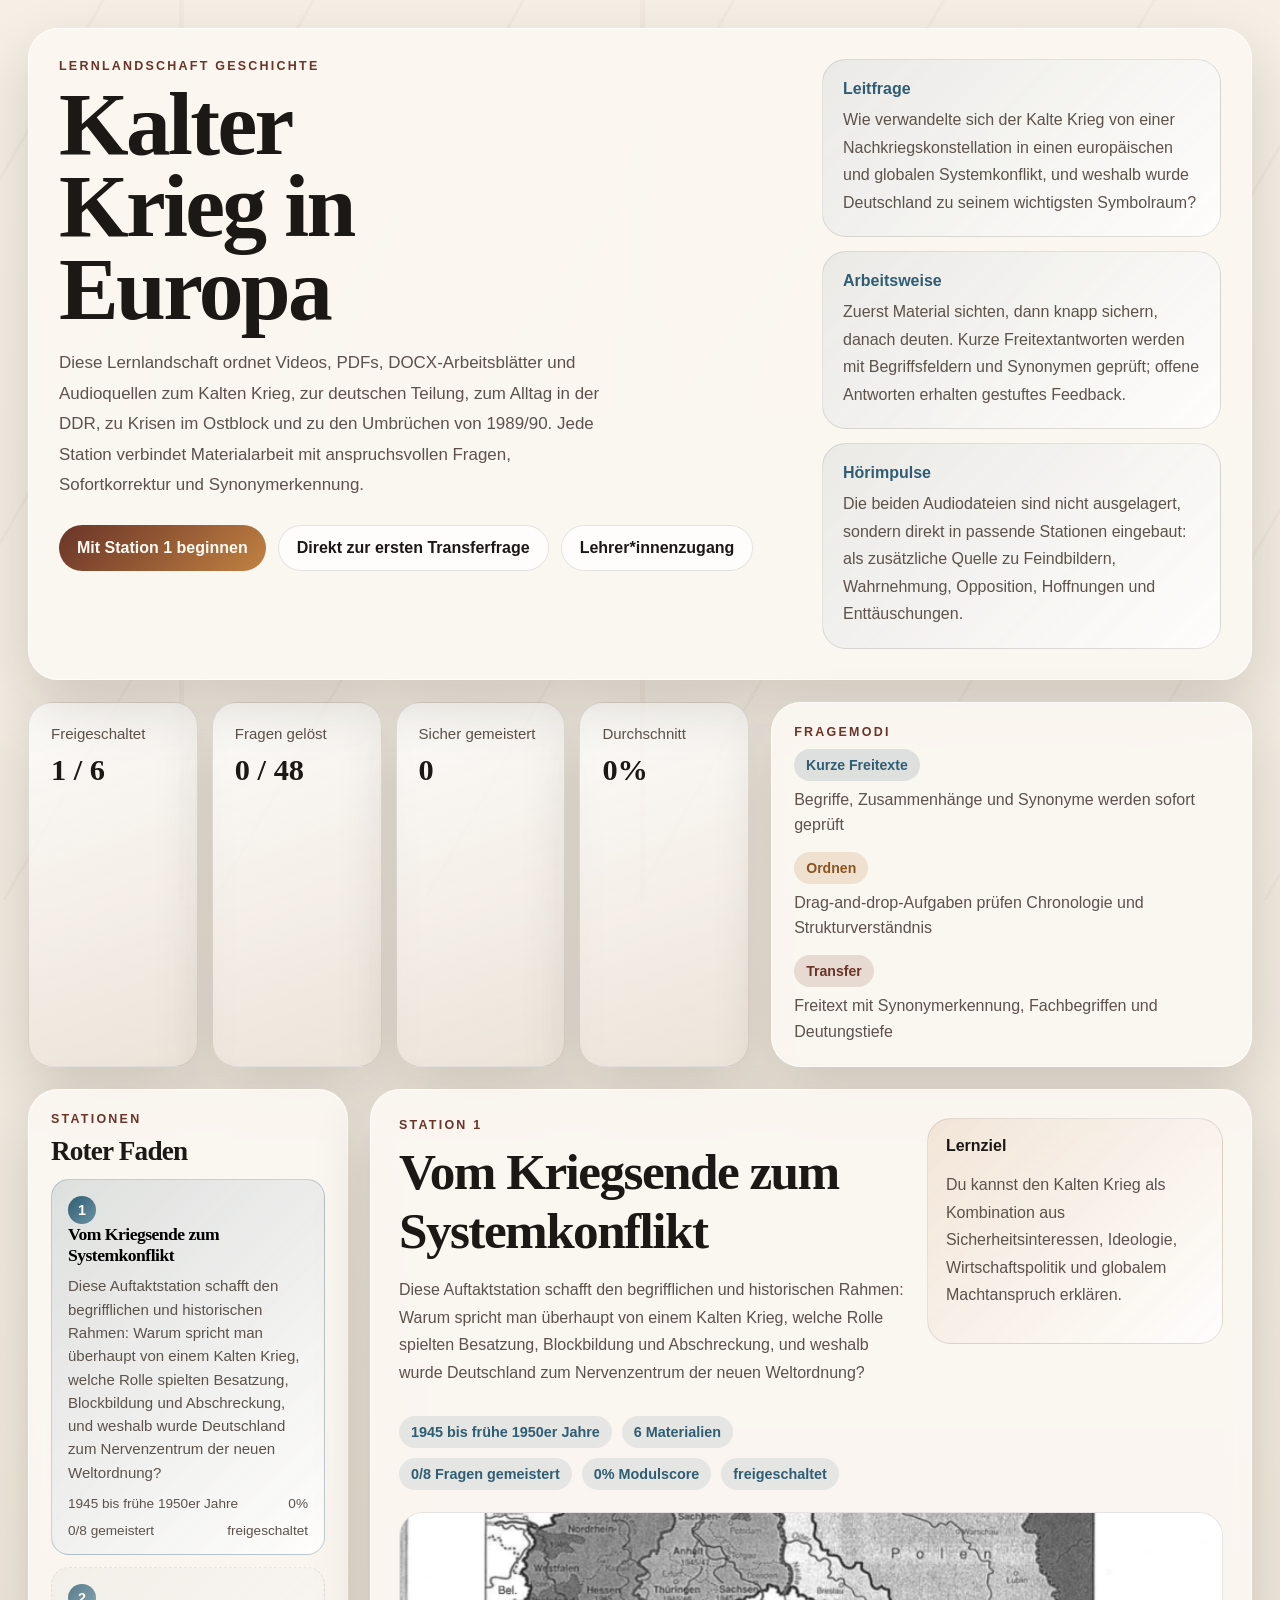
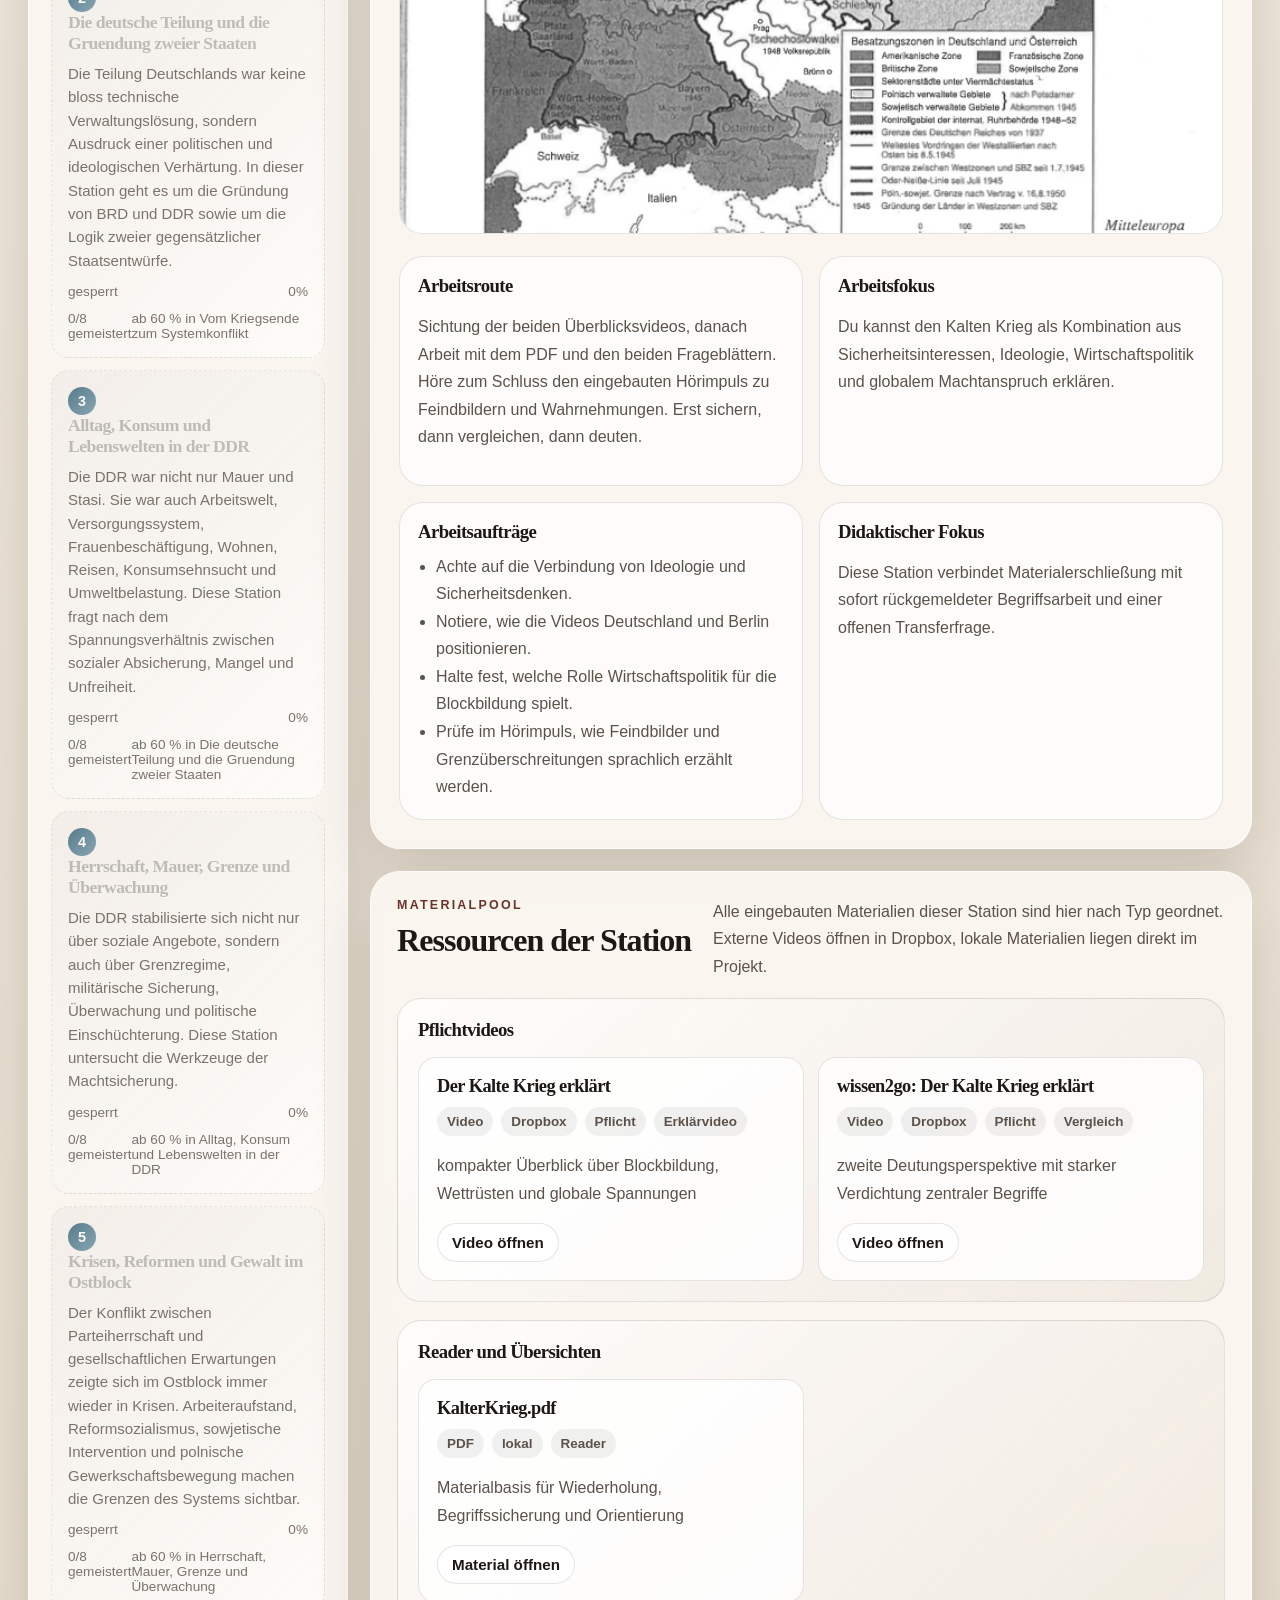
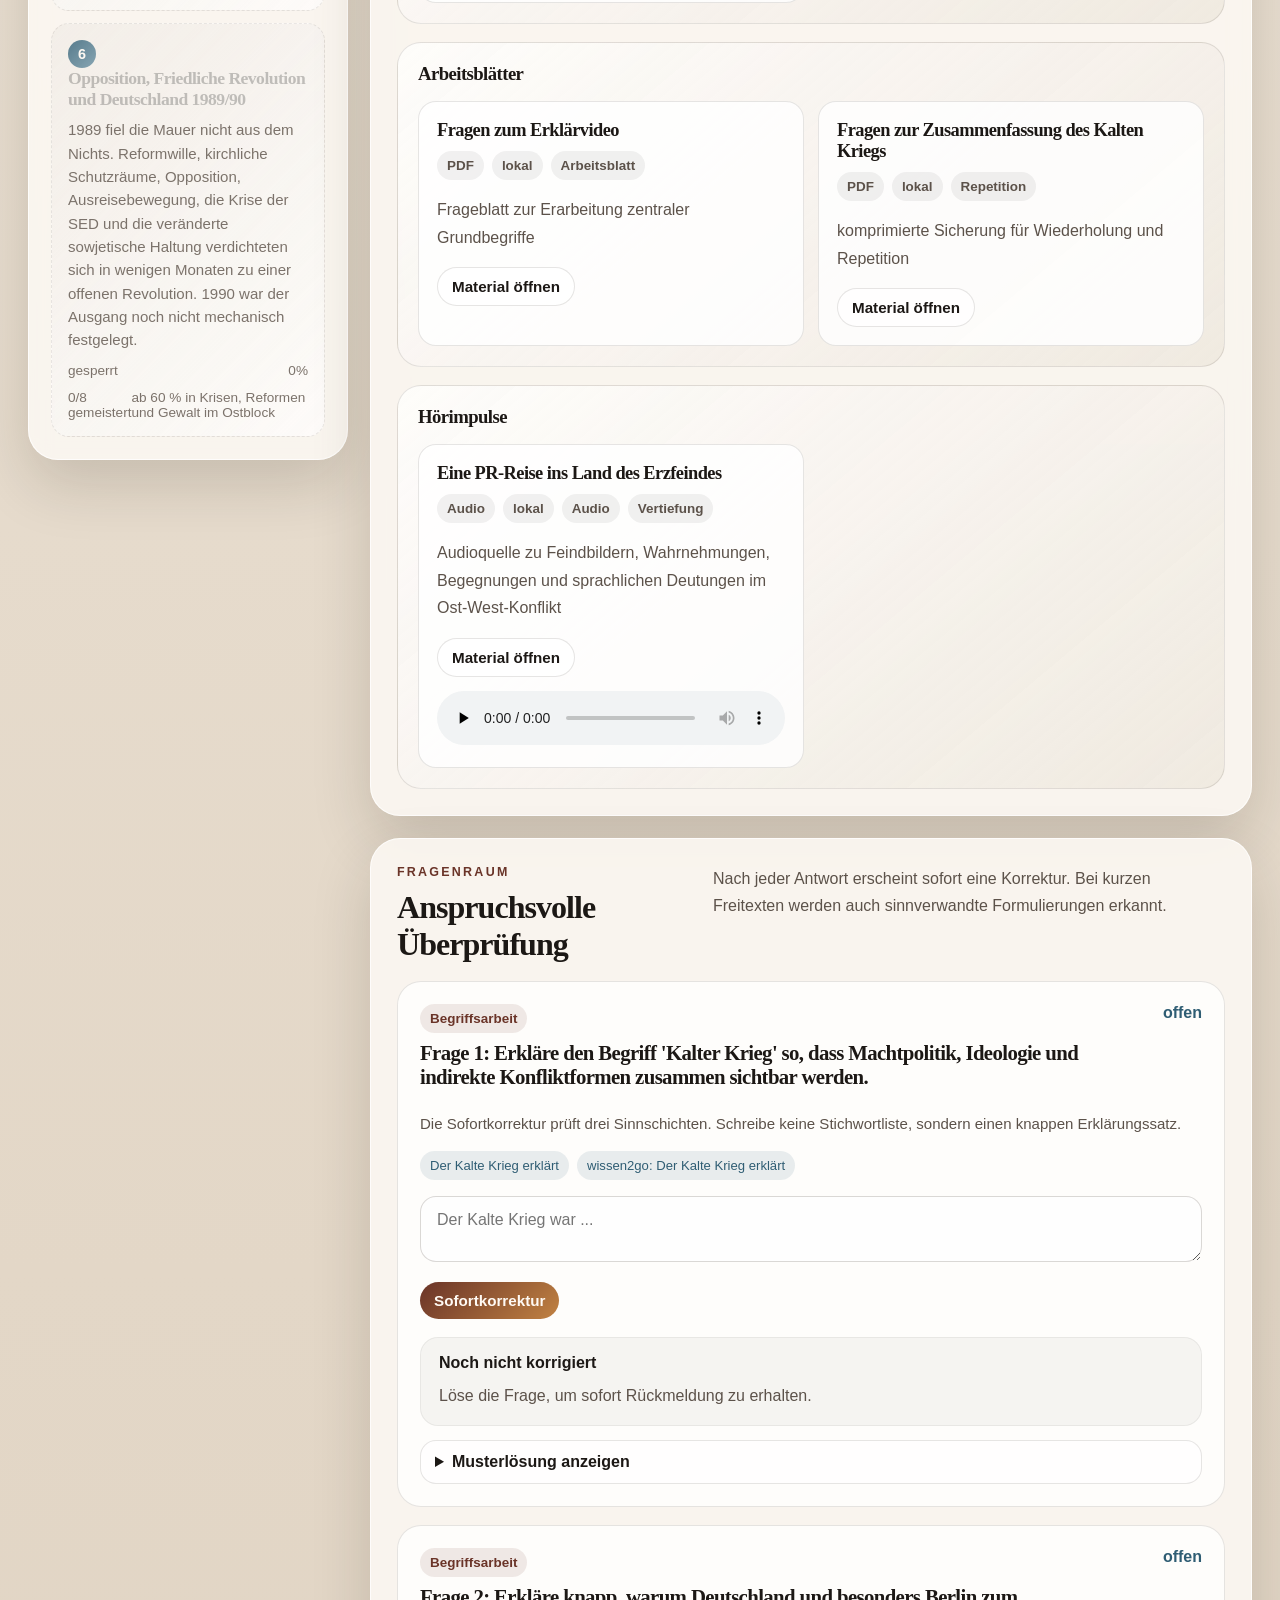
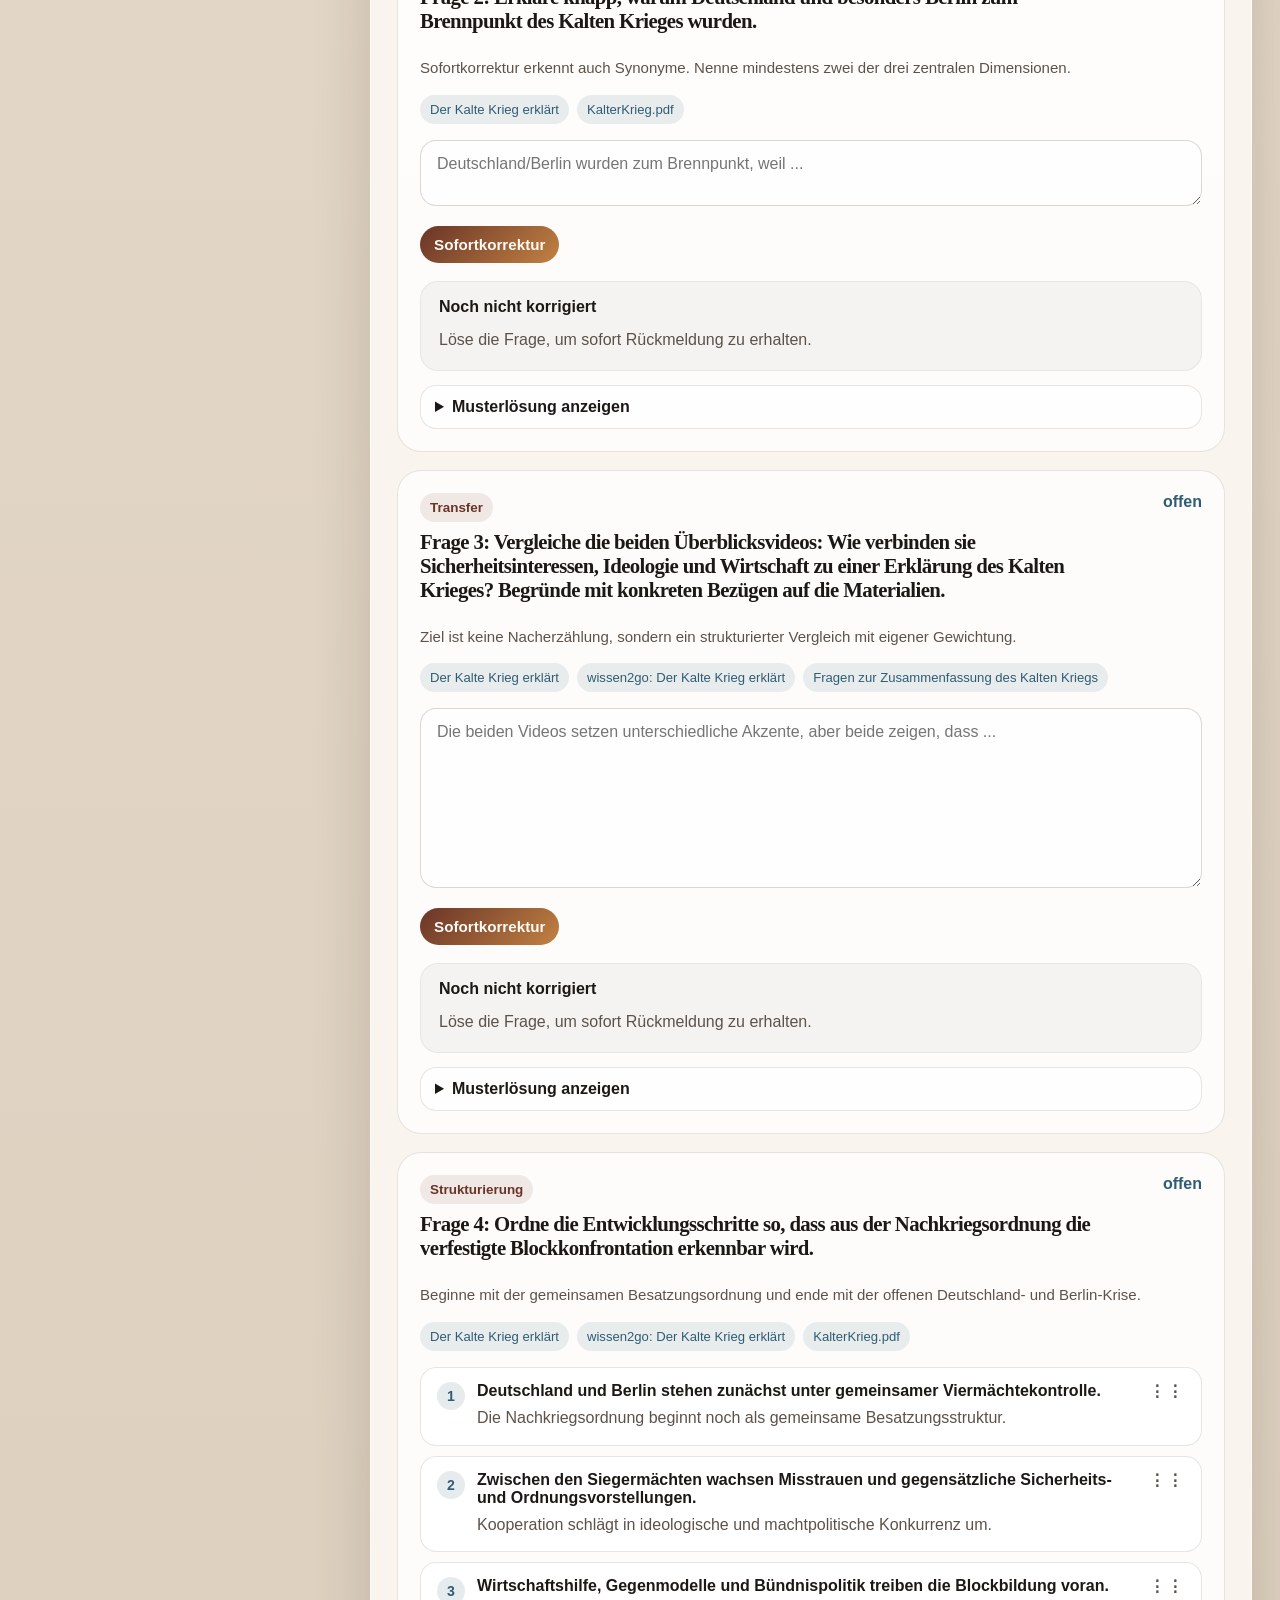
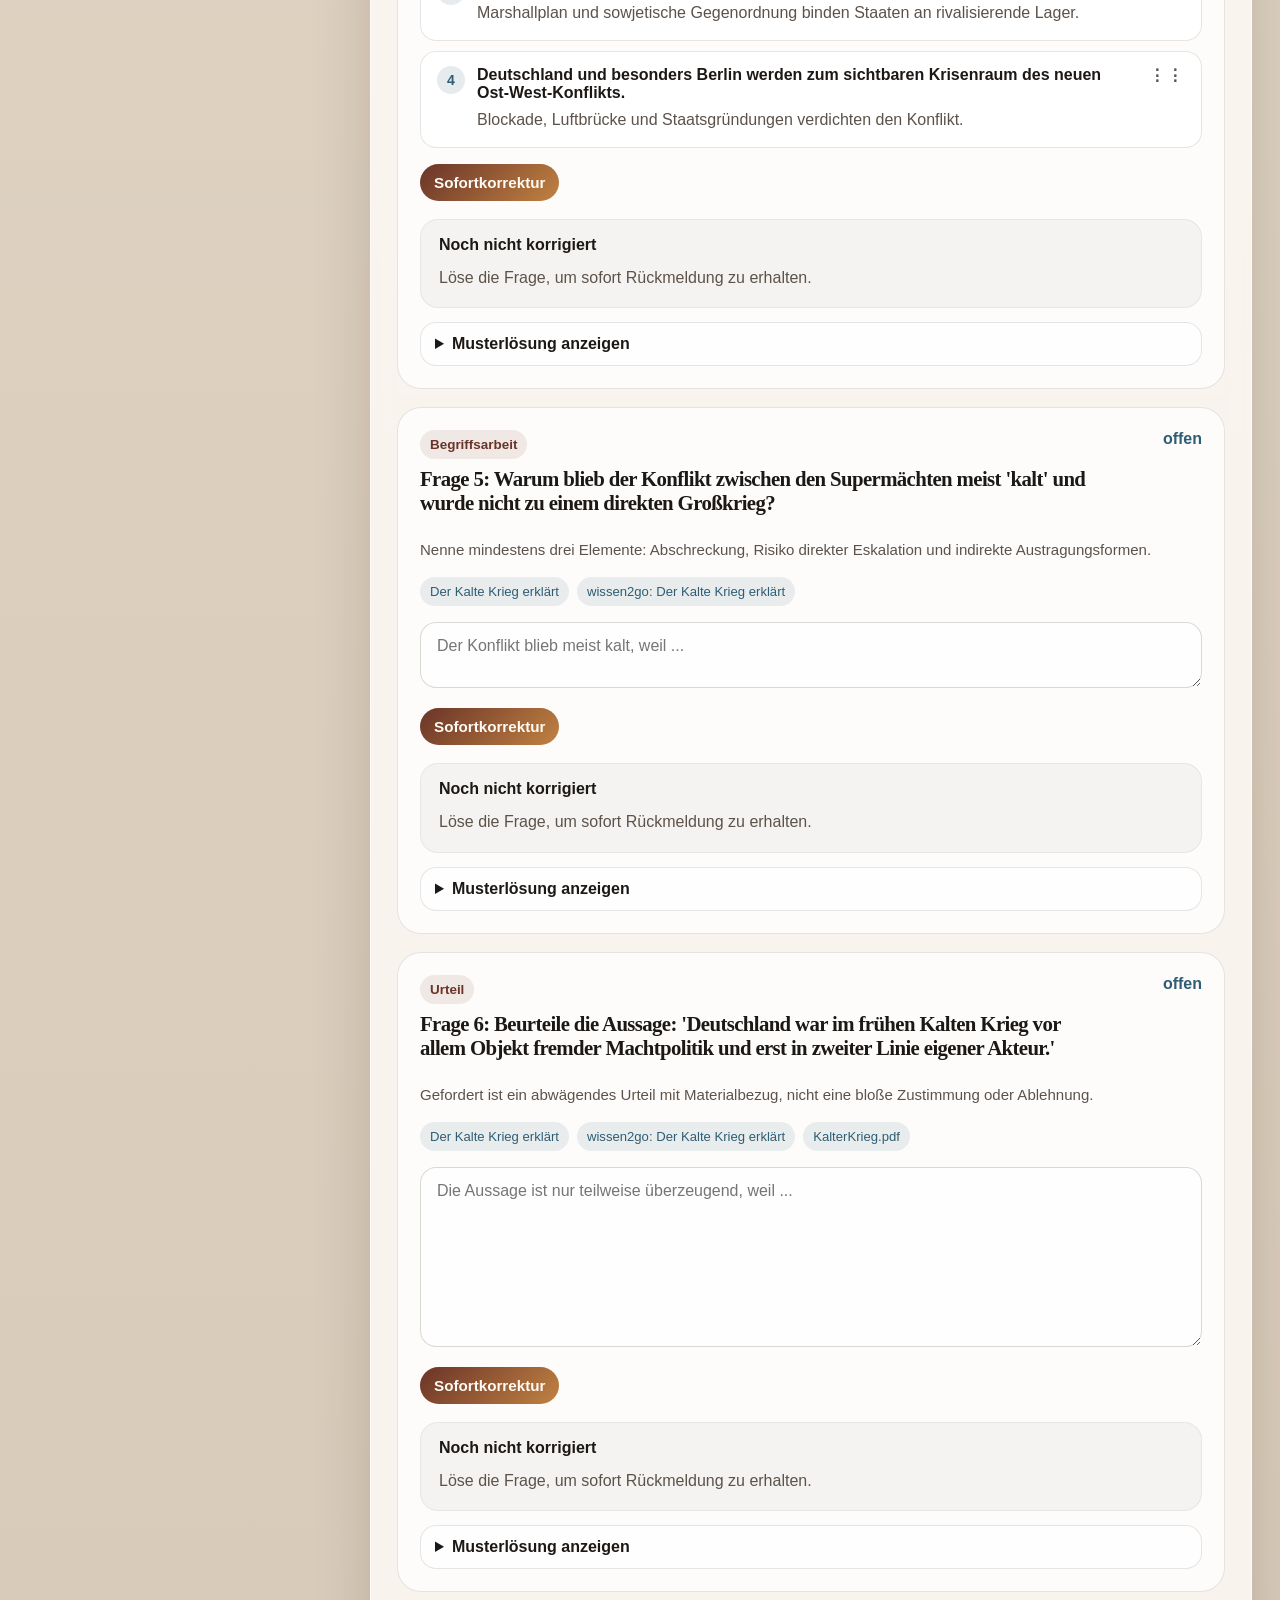
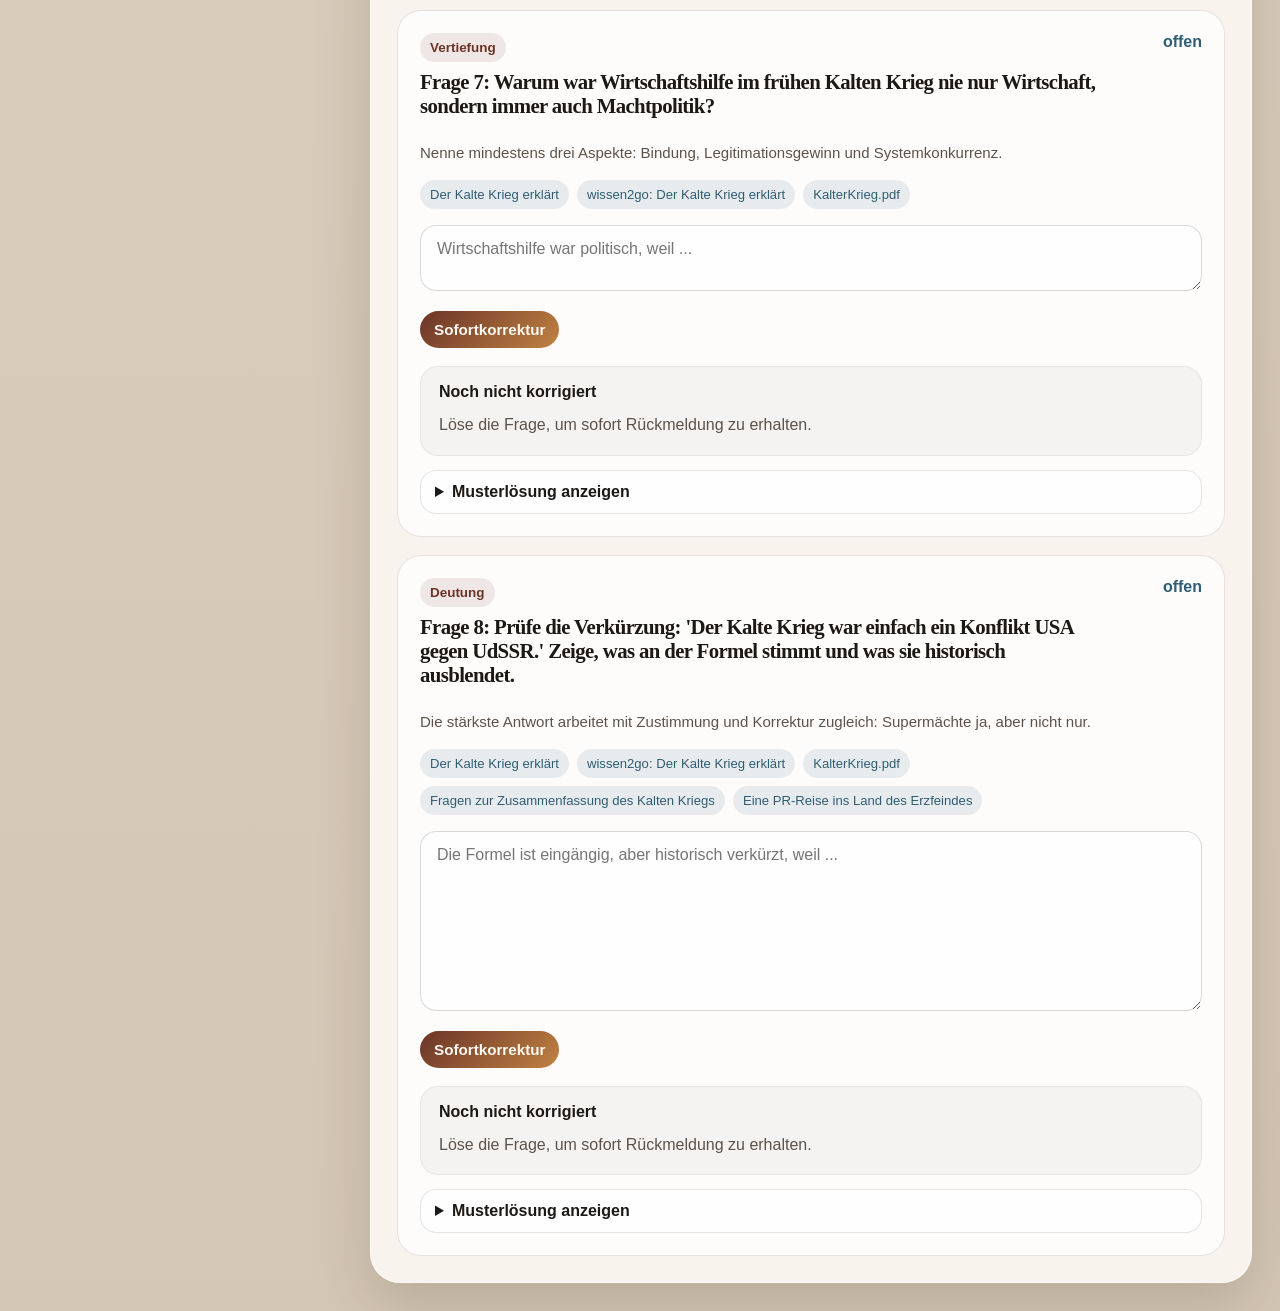
<file: index.html>
<!DOCTYPE html>
<html lang="de">
  <head>
    <meta charset="UTF-8" />
    <meta name="viewport" content="width=device-width, initial-scale=1.0" />
    <title>Kalter Krieg in Europa - Lernlandschaft</title>
    <meta
      name="description"
      content="Interaktive Lernlandschaft zum Kalten Krieg und zur deutschen Teilung mit geordneten Materialien, Sofortkorrektur und Synonymerkennung."
    />
    <meta name="theme-color" content="#2f5d73" />
    <meta property="og:title" content="Kalter Krieg in Europa - Lernlandschaft" />
    <meta
      property="og:description"
      content="Sechs digitale Stationen zum Kalten Krieg, zur deutschen Teilung, zur DDR und zu 1989/90 mit Sofortkorrektur und Lehrpersonenmodus."
    />
    <meta property="og:type" content="website" />
    <meta property="og:image" content="assets/social-preview.svg" />
    <meta name="twitter:card" content="summary_large_image" />
    <meta name="twitter:title" content="Kalter Krieg in Europa - Lernlandschaft" />
    <meta
      name="twitter:description"
      content="Interaktive Lernlandschaft mit Materialien, Transferfragen, Sofortkorrektur und Lehrpersonenmodus."
    />
    <meta name="twitter:image" content="assets/social-preview.svg" />
    <link rel="icon" type="image/svg+xml" href="assets/favicon.svg" />
    <link rel="stylesheet" href="styles.css?v=20260407k" />
  </head>
  <body>
    <div class="page-shell">
      <header class="hero panel">
        <div class="hero-copy">
          <p class="eyebrow">Lernlandschaft Geschichte</p>
          <h1>Kalter Krieg in Europa</h1>
          <p class="lead">
            Diese Lernlandschaft ordnet Videos, PDFs, DOCX-Arbeitsblätter und Audioquellen zum
            Kalten Krieg, zur deutschen Teilung, zum Alltag in der DDR, zu Krisen im Ostblock und
            zu den Umbrüchen von 1989/90. Jede Station verbindet Materialarbeit mit anspruchsvollen
            Fragen, Sofortkorrektur und Synonymerkennung.
          </p>
          <div class="hero-actions">
            <button class="btn primary" id="start-route-button" type="button">Mit Station 1 beginnen</button>
            <button class="btn ghost" id="open-first-open-button" type="button">Direkt zur ersten Transferfrage</button>
            <button class="btn ghost" id="teacher-mode-button" type="button">Lehrer*innenzugang</button>
          </div>
        </div>

        <aside class="hero-note">
          <div class="note-card">
            <p class="note-label">Leitfrage</p>
            <p>
              Wie verwandelte sich der Kalte Krieg von einer Nachkriegskonstellation in einen
              europäischen und globalen Systemkonflikt, und weshalb wurde Deutschland zu seinem
              wichtigsten Symbolraum?
            </p>
          </div>
          <div class="note-card">
            <p class="note-label">Arbeitsweise</p>
            <p>
              Zuerst Material sichten, dann knapp sichern, danach deuten. Kurze Freitextantworten
              werden mit Begriffsfeldern und Synonymen geprüft; offene Antworten erhalten gestuftes
              Feedback.
            </p>
          </div>
          <div class="note-card">
            <p class="note-label">Hörimpulse</p>
            <p>
              Die beiden Audiodateien sind nicht ausgelagert, sondern direkt in passende Stationen
              eingebaut: als zusätzliche Quelle zu Feindbildern, Wahrnehmung, Opposition,
              Hoffnungen und Enttäuschungen.
            </p>
          </div>
        </aside>
      </header>

      <section class="panel teacher-access-panel hidden" id="teacher-access-panel"></section>

      <section class="dashboard">
        <div class="stats-grid" id="stats-grid"></div>
        <div class="panel legend-card">
          <p class="eyebrow">Fragemodi</p>
          <div class="legend-list">
            <div>
              <span class="legend-chip legend-fact">Kurze Freitexte</span>
              <p>Begriffe, Zusammenhänge und Synonyme werden sofort geprüft</p>
            </div>
            <div>
              <span class="legend-chip legend-compare">Ordnen</span>
              <p>Drag-and-drop-Aufgaben prüfen Chronologie und Strukturverständnis</p>
            </div>
            <div>
              <span class="legend-chip legend-transfer">Transfer</span>
              <p>Freitext mit Synonymerkennung, Fachbegriffen und Deutungstiefe</p>
            </div>
          </div>
        </div>
      </section>

      <div class="workspace">
        <aside class="panel module-rail">
          <div class="rail-head">
            <p class="eyebrow">Stationen</p>
            <h2>Roter Faden</h2>
          </div>
          <div id="module-nav" class="module-nav"></div>
        </aside>

        <main class="focus-column">
          <section class="panel module-header" id="module-header"></section>

          <section class="panel">
            <div class="section-head">
              <div>
                <p class="eyebrow">Materialpool</p>
                <h2>Ressourcen der Station</h2>
              </div>
              <p class="section-copy">
                Alle eingebauten Materialien dieser Station sind hier nach Typ geordnet. Externe
                Videos öffnen in Dropbox, lokale Materialien liegen direkt im Projekt.
              </p>
            </div>
            <div id="resource-groups" class="resource-groups"></div>
          </section>

          <section class="panel">
            <div class="section-head">
              <div>
                <p class="eyebrow">Fragenraum</p>
                <h2>Anspruchsvolle Überprüfung</h2>
              </div>
              <p class="section-copy">
                Nach jeder Antwort erscheint sofort eine Korrektur. Bei kurzen Freitexten werden
                auch sinnverwandte Formulierungen erkannt.
              </p>
            </div>
            <div id="question-list" class="question-list"></div>
          </section>

          <section class="panel teacher-panel hidden" id="teacher-panel"></section>
        </main>
      </div>
    </div>

    <script src="data.js?v=20260407k"></script>
    <script src="app.js?v=20260407k"></script>
  </body>
</html>
</file>
<file: styles.css>
:root {
  --bg: #e5ddd0;
  --paper: rgba(251, 247, 241, 0.92);
  --paper-strong: #fffaf3;
  --ink: #1c1815;
  --muted: #5c524a;
  --line: rgba(53, 41, 32, 0.12);
  --cold: #2f5d73;
  --cold-soft: #6b92a4;
  --wire: #6a3428;
  --signal: #c18242;
  --shadow: 0 24px 60px rgba(34, 22, 14, 0.16);
  --radius-xl: 30px;
  --radius-lg: 24px;
  --radius-md: 18px;
}

* {
  box-sizing: border-box;
}

html {
  scroll-behavior: smooth;
}

body {
  margin: 0;
  min-height: 100vh;
  color: var(--ink);
  font-family: "Avenir Next", "Segoe UI", sans-serif;
  background:
    radial-gradient(circle at 12% 15%, rgba(47, 93, 115, 0.18), transparent 0 24%),
    radial-gradient(circle at 88% 12%, rgba(193, 130, 66, 0.18), transparent 0 20%),
    linear-gradient(180deg, #f5efe6 0%, #e3d7c7 48%, #d5c7b5 100%);
}

body::before {
  content: "";
  position: fixed;
  inset: 0;
  pointer-events: none;
  background:
    linear-gradient(90deg, transparent 0 14%, rgba(47, 93, 115, 0.03) 14% 14.4%, transparent 14.4% 50%, rgba(106, 52, 40, 0.03) 50% 50.4%, transparent 50.4%),
    repeating-linear-gradient(
      120deg,
      transparent 0 88px,
      rgba(28, 24, 21, 0.025) 88px 91px,
      transparent 91px 182px
    );
}

h1,
h2,
h3,
h4 {
  font-family: "Iowan Old Style", "Palatino Linotype", "Book Antiqua", serif;
  letter-spacing: -0.03em;
}

button,
input,
textarea,
a {
  font: inherit;
}

.page-shell {
  position: relative;
  z-index: 1;
  max-width: 1360px;
  margin: 0 auto;
  padding: 28px;
}

.panel {
  background: var(--paper);
  border: 1px solid rgba(255, 255, 255, 0.72);
  box-shadow: var(--shadow);
  border-radius: var(--radius-xl);
  backdrop-filter: blur(10px);
}

.hero {
  display: grid;
  grid-template-columns: minmax(0, 1.3fr) minmax(280px, 0.7fr);
  gap: 22px;
  padding: 30px;
}

.eyebrow {
  margin: 0 0 10px;
  color: var(--wire);
  text-transform: uppercase;
  letter-spacing: 0.18em;
  font-size: 0.78rem;
  font-weight: 800;
}

.hero h1 {
  margin: 0;
  max-width: 10ch;
  font-size: clamp(3rem, 7vw, 5.7rem);
  line-height: 0.92;
}

.lead {
  max-width: 60ch;
  margin: 18px 0 0;
  color: var(--muted);
  font-size: 1.06rem;
  line-height: 1.8;
}

.hero-actions {
  display: flex;
  gap: 12px;
  flex-wrap: wrap;
  margin-top: 24px;
}

.btn {
  appearance: none;
  border: none;
  border-radius: 999px;
  cursor: pointer;
  text-decoration: none;
  display: inline-flex;
  align-items: center;
  justify-content: center;
  gap: 8px;
  padding: 13px 18px;
  font-weight: 800;
}

.btn.primary {
  color: #fffaf4;
  background: linear-gradient(135deg, var(--wire), var(--signal));
}

.btn.ghost {
  color: var(--ink);
  background: rgba(255, 255, 255, 0.76);
  border: 1px solid var(--line);
}

.btn.small {
  padding: 10px 14px;
  font-size: 0.95rem;
}

.btn.is-active {
  color: #fffaf4;
  background: linear-gradient(135deg, var(--cold), var(--cold-soft));
  border: none;
}

.hero-note {
  display: grid;
  gap: 14px;
}

.note-card {
  padding: 20px;
  border-radius: var(--radius-lg);
  background: linear-gradient(135deg, rgba(47, 93, 115, 0.08), rgba(255, 255, 255, 0.72));
  border: 1px solid var(--line);
}

.note-label {
  margin: 0 0 8px;
  font-weight: 800;
  color: var(--cold);
}

.note-card p:last-child {
  margin: 0;
  color: var(--muted);
  line-height: 1.72;
}

.dashboard {
  display: grid;
  grid-template-columns: minmax(0, 1.2fr) minmax(280px, 0.8fr);
  gap: 22px;
  margin-top: 22px;
}

.teacher-access-panel {
  margin-top: 22px;
  padding: 26px;
}

.teacher-access-wrap {
  display: grid;
  grid-template-columns: minmax(0, 1.2fr) minmax(280px, 0.8fr);
  gap: 20px;
  align-items: start;
}

.teacher-access-form {
  display: grid;
  gap: 12px;
  padding: 20px;
  border-radius: var(--radius-lg);
  border: 1px solid var(--line);
  background: rgba(255, 255, 255, 0.72);
}

.teacher-access-form label {
  font-weight: 800;
}

.teacher-access-form input {
  width: 100%;
  padding: 14px 16px;
  border-radius: 16px;
  border: 1px solid rgba(53, 41, 32, 0.18);
  background: rgba(255, 255, 255, 0.92);
}

.teacher-access-actions {
  display: flex;
  gap: 10px;
  flex-wrap: wrap;
  margin-top: 6px;
}

.teacher-access-status {
  min-height: 1.5rem;
  margin: 0;
  color: var(--wire);
  font-weight: 700;
}

.teacher-access-status-card {
  grid-template-columns: minmax(0, 1fr) auto;
}

.stats-grid {
  display: grid;
  grid-template-columns: repeat(4, minmax(0, 1fr));
  gap: 14px;
}

.stat-card {
  padding: 22px;
  border-radius: var(--radius-lg);
  background: linear-gradient(160deg, rgba(255, 255, 255, 0.78), rgba(234, 225, 214, 0.7));
  border: 1px solid var(--line);
  box-shadow: var(--shadow);
}

.stat-card strong {
  display: block;
  margin-top: 10px;
  font-size: 1.9rem;
  font-family: "Iowan Old Style", "Palatino Linotype", serif;
}

.stat-card span {
  color: var(--muted);
  font-size: 0.94rem;
}

.legend-card {
  padding: 22px;
}

.legend-list {
  display: grid;
  gap: 14px;
}

.legend-list p {
  margin: 6px 0 0;
  color: var(--muted);
  line-height: 1.6;
}

.legend-chip {
  display: inline-flex;
  padding: 8px 12px;
  border-radius: 999px;
  font-size: 0.88rem;
  font-weight: 800;
}

.legend-fact {
  background: rgba(47, 93, 115, 0.14);
  color: var(--cold);
}

.legend-compare {
  background: rgba(193, 130, 66, 0.18);
  color: #8a541f;
}

.legend-transfer {
  background: rgba(106, 52, 40, 0.14);
  color: var(--wire);
}

.workspace {
  display: grid;
  grid-template-columns: 320px minmax(0, 1fr);
  gap: 22px;
  margin-top: 22px;
  align-items: start;
}

.module-rail {
  position: sticky;
  top: 18px;
  padding: 22px;
}

.rail-head h2 {
  margin: 0 0 12px;
  font-size: 1.7rem;
}

.module-nav {
  display: grid;
  gap: 12px;
}

.module-button {
  width: 100%;
  padding: 16px;
  border-radius: var(--radius-md);
  text-align: left;
  background: rgba(255, 255, 255, 0.72);
  border: 1px solid var(--line);
  cursor: pointer;
  transition: transform 180ms ease, border-color 180ms ease, background 180ms ease;
}

.module-button:disabled {
  cursor: not-allowed;
  opacity: 0.8;
}

.module-button:hover,
.module-button:focus-visible {
  transform: translateY(-1px);
  border-color: rgba(47, 93, 115, 0.3);
}

.module-button.active {
  background: linear-gradient(135deg, rgba(47, 93, 115, 0.14), rgba(255, 255, 255, 0.78));
  border-color: rgba(47, 93, 115, 0.26);
}

.module-button.locked {
  background: linear-gradient(135deg, rgba(28, 24, 21, 0.04), rgba(255, 255, 255, 0.76));
  border-style: dashed;
}

.module-step {
  display: inline-flex;
  align-items: center;
  justify-content: center;
  width: 28px;
  height: 28px;
  border-radius: 50%;
  margin-right: 10px;
  font-size: 0.9rem;
  font-weight: 800;
  color: var(--paper-strong);
  background: linear-gradient(135deg, var(--cold), var(--cold-soft));
}

.module-button h3 {
  margin: 0 0 8px;
  font-size: 1.1rem;
}

.module-button p {
  margin: 0;
  color: var(--muted);
  line-height: 1.55;
  font-size: 0.94rem;
}

.module-button-footer {
  display: flex;
  justify-content: space-between;
  margin-top: 12px;
  color: var(--muted);
  font-size: 0.85rem;
}

.focus-column {
  display: grid;
  gap: 22px;
}

.module-header {
  padding: 28px;
}

.module-title-row {
  display: flex;
  justify-content: space-between;
  gap: 20px;
  align-items: flex-start;
}

.module-title-row h2 {
  margin: 0;
  font-size: clamp(2rem, 4vw, 3.2rem);
}

.module-kicker {
  display: inline-flex;
  gap: 10px;
  flex-wrap: wrap;
  margin-top: 14px;
}

.module-pill {
  padding: 8px 12px;
  border-radius: 999px;
  background: rgba(47, 93, 115, 0.1);
  color: var(--cold);
  font-size: 0.9rem;
  font-weight: 700;
}

.module-meta-card {
  min-width: 220px;
  padding: 18px;
  border-radius: var(--radius-lg);
  background: linear-gradient(135deg, rgba(193, 130, 66, 0.14), rgba(255, 255, 255, 0.76));
  border: 1px solid var(--line);
}

.module-meta-card strong {
  display: block;
  margin-bottom: 8px;
}

.module-copy,
.module-list li,
.section-copy,
.resource-card p,
.feedback-body,
.question-help,
.model-answer,
.resource-meta,
.audio-card p {
  color: var(--muted);
  line-height: 1.72;
}

.module-grid {
  display: grid;
  grid-template-columns: repeat(2, minmax(0, 1fr));
  gap: 16px;
  margin-top: 22px;
}

.module-visual {
  margin: 22px 0 0;
  overflow: hidden;
  border-radius: var(--radius-lg);
  border: 1px solid var(--line);
  background: rgba(255, 255, 255, 0.76);
}

.module-visual img {
  display: block;
  width: 100%;
  max-height: 320px;
  object-fit: cover;
  object-position: center;
}

.module-box {
  padding: 18px;
  border-radius: var(--radius-lg);
  background: rgba(255, 255, 255, 0.72);
  border: 1px solid var(--line);
}

.module-box h3 {
  margin: 0 0 10px;
}

.hidden {
  display: none !important;
}

.module-list {
  margin: 0;
  padding-left: 18px;
}

.teacher-panel {
  padding: 26px;
}

.teacher-details {
  border: 1px solid var(--line);
  border-radius: var(--radius-lg);
  background: rgba(255, 255, 255, 0.72);
  padding: 0;
}

.teacher-details summary {
  list-style: none;
  cursor: pointer;
  padding: 18px 20px;
  font-size: 1.05rem;
  font-weight: 800;
}

.teacher-details summary::-webkit-details-marker {
  display: none;
}

.teacher-details-body {
  padding: 0 0 4px;
}

.teacher-grid {
  display: grid;
  grid-template-columns: repeat(3, minmax(0, 1fr));
  gap: 16px;
  margin-top: 18px;
}

.teacher-card {
  padding: 18px;
  border-radius: var(--radius-lg);
  border: 1px solid var(--line);
  background: linear-gradient(135deg, rgba(47, 93, 115, 0.08), rgba(255, 255, 255, 0.78));
}

.teacher-card h3 {
  margin: 0 0 10px;
}

.teacher-card p,
.teacher-card li,
.teacher-map-card p,
.teacher-map-card li,
.feedback-breakdown li,
.teacher-inline p {
  color: var(--muted);
  line-height: 1.68;
}

.teacher-map {
  display: grid;
  gap: 14px;
  margin-top: 18px;
}

.teacher-map-card {
  padding: 18px;
  border-radius: var(--radius-lg);
  border: 1px solid var(--line);
  background: rgba(255, 255, 255, 0.78);
}

.teacher-map-card h4,
.teacher-inline h4 {
  margin: 0 0 10px;
  font-size: 1.08rem;
}

.teacher-inline {
  margin-top: 16px;
  padding: 14px 16px;
  border-radius: 16px;
  background: rgba(47, 93, 115, 0.06);
  border: 1px solid rgba(47, 93, 115, 0.14);
}

.teacher-inline p {
  margin: 8px 0 0;
}

.feedback-breakdown {
  margin: 12px 0 0;
  padding-left: 18px;
}

.section-head {
  display: flex;
  justify-content: space-between;
  gap: 20px;
  align-items: flex-start;
  margin-bottom: 18px;
  padding: 26px 26px 0;
}

.section-head h2 {
  margin: 0;
  font-size: 2rem;
}

.section-copy {
  max-width: 32rem;
  margin: 0;
}

.resource-groups {
  display: grid;
  gap: 18px;
  padding: 0 26px 26px;
}

.resource-group {
  padding: 20px;
  border-radius: var(--radius-lg);
  border: 1px solid var(--line);
  background: linear-gradient(140deg, rgba(255, 255, 255, 0.74), rgba(229, 221, 208, 0.46));
}

.resource-group h3 {
  margin: 0 0 8px;
}

.resource-grid {
  display: grid;
  grid-template-columns: repeat(2, minmax(0, 1fr));
  gap: 14px;
  margin-top: 16px;
}

.resource-card {
  padding: 18px;
  border-radius: var(--radius-md);
  background: rgba(255, 255, 255, 0.82);
  border: 1px solid var(--line);
}

.resource-card h4 {
  margin: 0;
  font-size: 1.15rem;
}

.resource-type-row {
  display: flex;
  gap: 8px;
  flex-wrap: wrap;
  margin: 10px 0;
}

.tag {
  display: inline-flex;
  align-items: center;
  padding: 7px 10px;
  border-radius: 999px;
  background: rgba(28, 24, 21, 0.06);
  color: var(--muted);
  font-size: 0.84rem;
  font-weight: 700;
}

.resource-actions {
  display: flex;
  flex-wrap: wrap;
  gap: 10px;
  margin-top: 14px;
}

.audio-frame {
  width: 100%;
  margin-top: 14px;
}

.question-list {
  display: grid;
  gap: 18px;
  padding: 0 26px 26px;
}

.question-card {
  padding: 22px;
  border-radius: var(--radius-lg);
  border: 1px solid var(--line);
  background: rgba(255, 255, 255, 0.76);
}

.question-card.mastered {
  border-color: rgba(47, 93, 115, 0.28);
  box-shadow: inset 0 0 0 1px rgba(47, 93, 115, 0.08);
}

.question-card.locked {
  background: linear-gradient(135deg, rgba(28, 24, 21, 0.05), rgba(255, 255, 255, 0.62));
}

.question-topline {
  display: flex;
  justify-content: space-between;
  gap: 18px;
  align-items: flex-start;
}

.question-card h3 {
  margin: 8px 0 10px;
  font-size: 1.3rem;
}

.question-type {
  display: inline-flex;
  padding: 7px 10px;
  border-radius: 999px;
  background: rgba(106, 52, 40, 0.1);
  color: var(--wire);
  font-size: 0.84rem;
  font-weight: 800;
}

.question-score {
  min-width: 84px;
  text-align: right;
  color: var(--cold);
  font-weight: 800;
}

.source-row {
  display: flex;
  gap: 8px;
  flex-wrap: wrap;
  margin: 14px 0 0;
}

.source-chip {
  padding: 7px 10px;
  border-radius: 999px;
  background: rgba(47, 93, 115, 0.1);
  color: var(--cold);
  font-size: 0.82rem;
}

.option-list {
  display: grid;
  gap: 10px;
  margin-top: 16px;
}

.drag-order {
  display: grid;
  gap: 10px;
  margin-top: 16px;
}

.drag-card {
  display: grid;
  grid-template-columns: auto minmax(0, 1fr) auto;
  gap: 12px;
  align-items: start;
  padding: 14px 16px;
  border-radius: 16px;
  border: 1px solid var(--line);
  background: rgba(255, 255, 255, 0.9);
  cursor: grab;
}

.drag-card.dragging {
  opacity: 0.55;
  cursor: grabbing;
  border-color: rgba(47, 93, 115, 0.28);
}

.drag-index {
  display: inline-flex;
  align-items: center;
  justify-content: center;
  width: 28px;
  height: 28px;
  border-radius: 50%;
  background: rgba(47, 93, 115, 0.12);
  color: var(--cold);
  font-size: 0.88rem;
  font-weight: 800;
}

.drag-copy strong {
  display: block;
}

.drag-copy p {
  margin: 6px 0 0;
  color: var(--muted);
  line-height: 1.55;
}

.drag-handle {
  color: var(--muted);
  font-weight: 800;
  letter-spacing: 0.12em;
}

.option-item {
  display: flex;
  gap: 10px;
  align-items: flex-start;
  padding: 12px 14px;
  border-radius: 16px;
  border: 1px solid var(--line);
  background: rgba(255, 255, 255, 0.82);
}

.answer-field {
  width: 100%;
  min-height: 54px;
  margin-top: 16px;
  padding: 14px 16px;
  border-radius: 16px;
  border: 1px solid rgba(53, 41, 32, 0.18);
  background: rgba(255, 255, 255, 0.86);
  color: var(--ink);
  resize: vertical;
}

.answer-field.large {
  min-height: 180px;
}

.question-actions {
  display: flex;
  gap: 10px;
  flex-wrap: wrap;
  margin-top: 16px;
}

.question-help {
  margin: 12px 0 0;
  font-size: 0.94rem;
}

.feedback-box {
  margin-top: 18px;
  padding: 16px 18px;
  border-radius: 18px;
  border: 1px solid transparent;
}

.feedback-box.neutral {
  background: rgba(28, 24, 21, 0.04);
  border-color: rgba(28, 24, 21, 0.06);
}

.feedback-box.success {
  background: rgba(47, 93, 115, 0.1);
  border-color: rgba(47, 93, 115, 0.18);
}

.feedback-box.warn {
  background: rgba(193, 130, 66, 0.14);
  border-color: rgba(193, 130, 66, 0.24);
}

.feedback-box.error {
  background: rgba(106, 52, 40, 0.12);
  border-color: rgba(106, 52, 40, 0.18);
}

.feedback-title {
  display: flex;
  justify-content: space-between;
  gap: 12px;
  margin: 0 0 10px;
  font-weight: 800;
}

.feedback-list {
  margin: 10px 0 0;
  padding-left: 18px;
  color: var(--muted);
}

details {
  margin-top: 14px;
  border-radius: 16px;
  background: rgba(255, 255, 255, 0.58);
  border: 1px solid var(--line);
  padding: 12px 14px;
}

summary {
  cursor: pointer;
  font-weight: 800;
}

.model-answer {
  margin-top: 12px;
  white-space: pre-line;
}

.audio-panel {
  margin-top: 22px;
}

.audio-lounge {
  display: grid;
  grid-template-columns: repeat(2, minmax(0, 1fr));
  gap: 16px;
  padding: 0 26px 26px;
}

.audio-card {
  padding: 20px;
  border-radius: var(--radius-lg);
  border: 1px solid var(--line);
  background: linear-gradient(135deg, rgba(47, 93, 115, 0.08), rgba(255, 255, 255, 0.8));
}

.audio-card h3 {
  margin: 0 0 10px;
}

.audio-card audio {
  width: 100%;
  margin-top: 14px;
}

@media (max-width: 1100px) {
  .hero,
  .dashboard,
  .workspace,
  .teacher-access-wrap,
  .teacher-access-status-card {
    grid-template-columns: 1fr;
  }

  .module-rail {
    position: static;
  }

  .stats-grid,
  .resource-grid,
  .module-grid,
  .teacher-grid {
    grid-template-columns: 1fr 1fr;
  }

  .module-title-row,
  .section-head,
  .question-topline {
    flex-direction: column;
  }
}

@media (max-width: 720px) {
  .page-shell {
    padding: 16px;
  }

  .hero,
  .teacher-access-panel,
  .module-header,
  .section-head,
  .resource-groups,
  .question-list {
    padding-left: 18px;
    padding-right: 18px;
  }

  .hero {
    padding-top: 22px;
    padding-bottom: 22px;
  }

  .stats-grid,
  .resource-grid,
  .module-grid,
  .teacher-grid {
    grid-template-columns: 1fr;
  }

  .hero-actions,
  .resource-actions,
  .question-actions,
  .teacher-access-actions {
    flex-direction: column;
  }

  .btn {
    width: 100%;
  }
}
</file>
